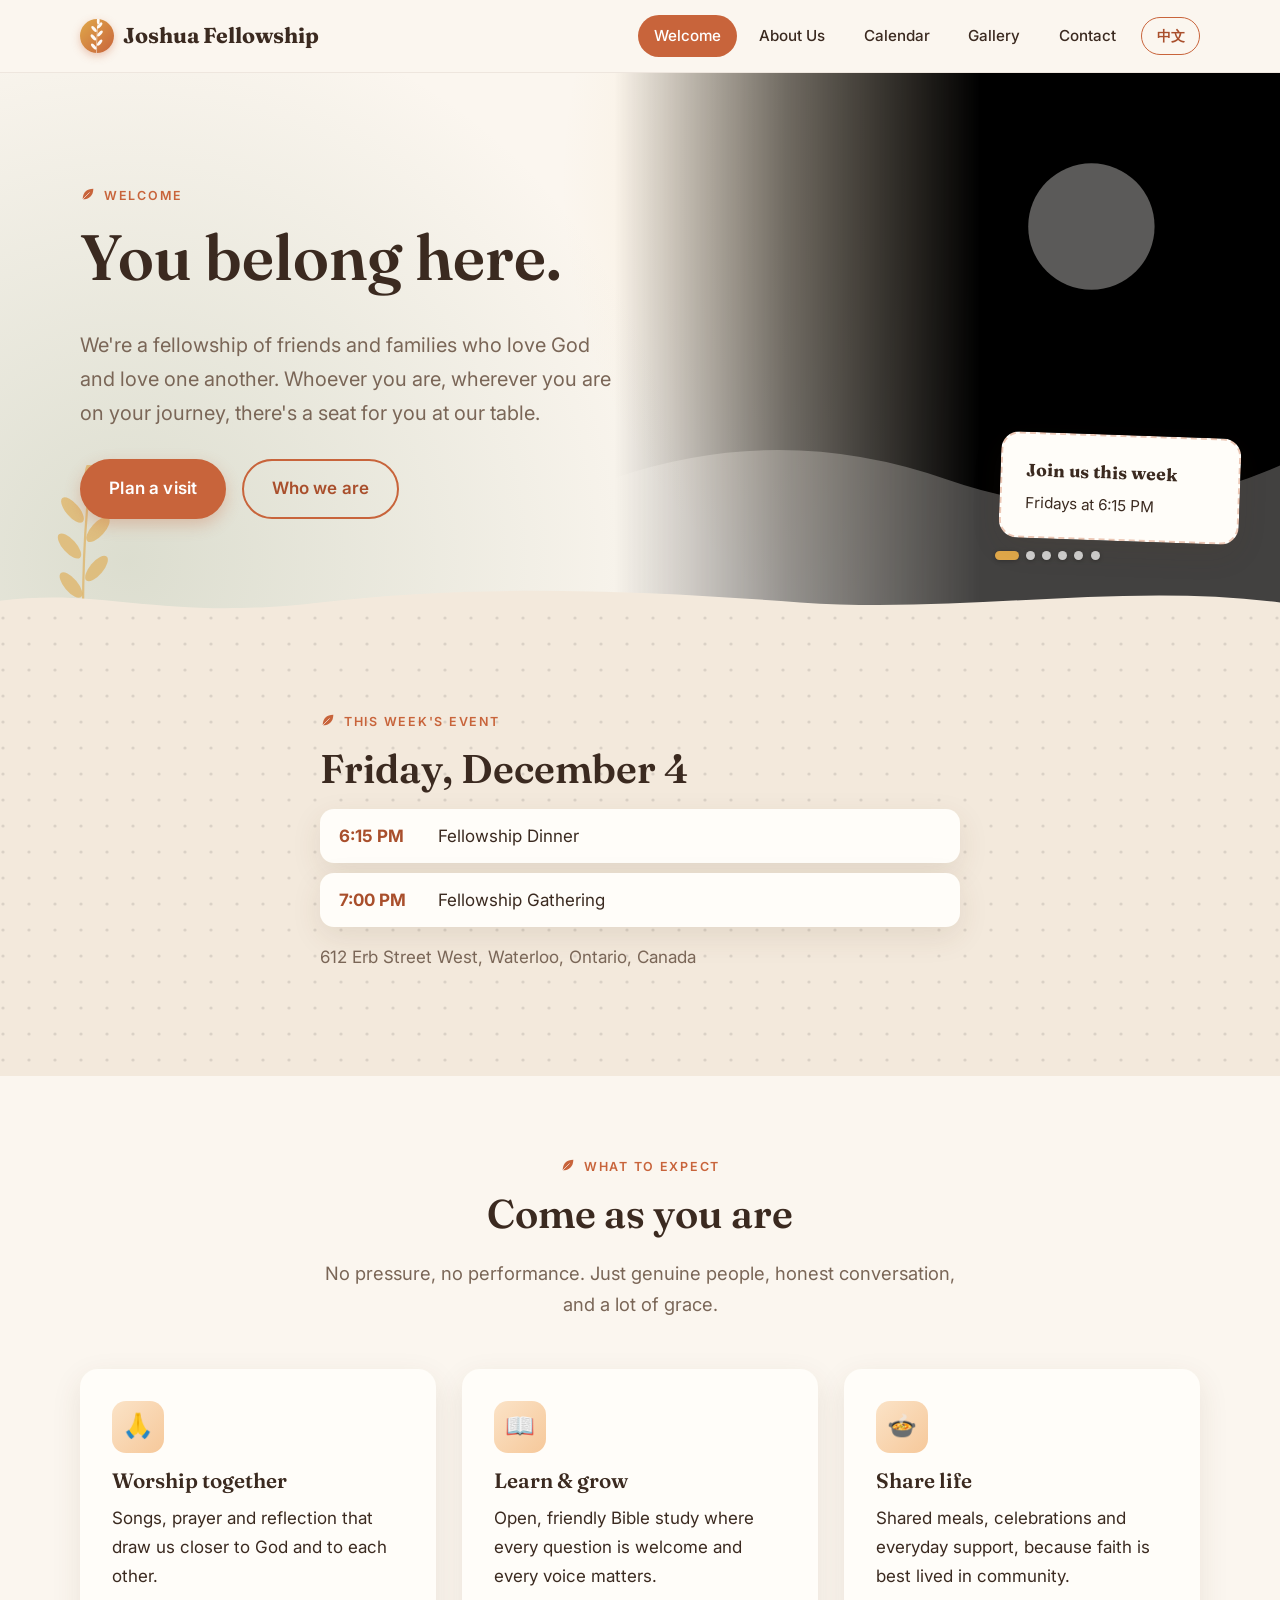
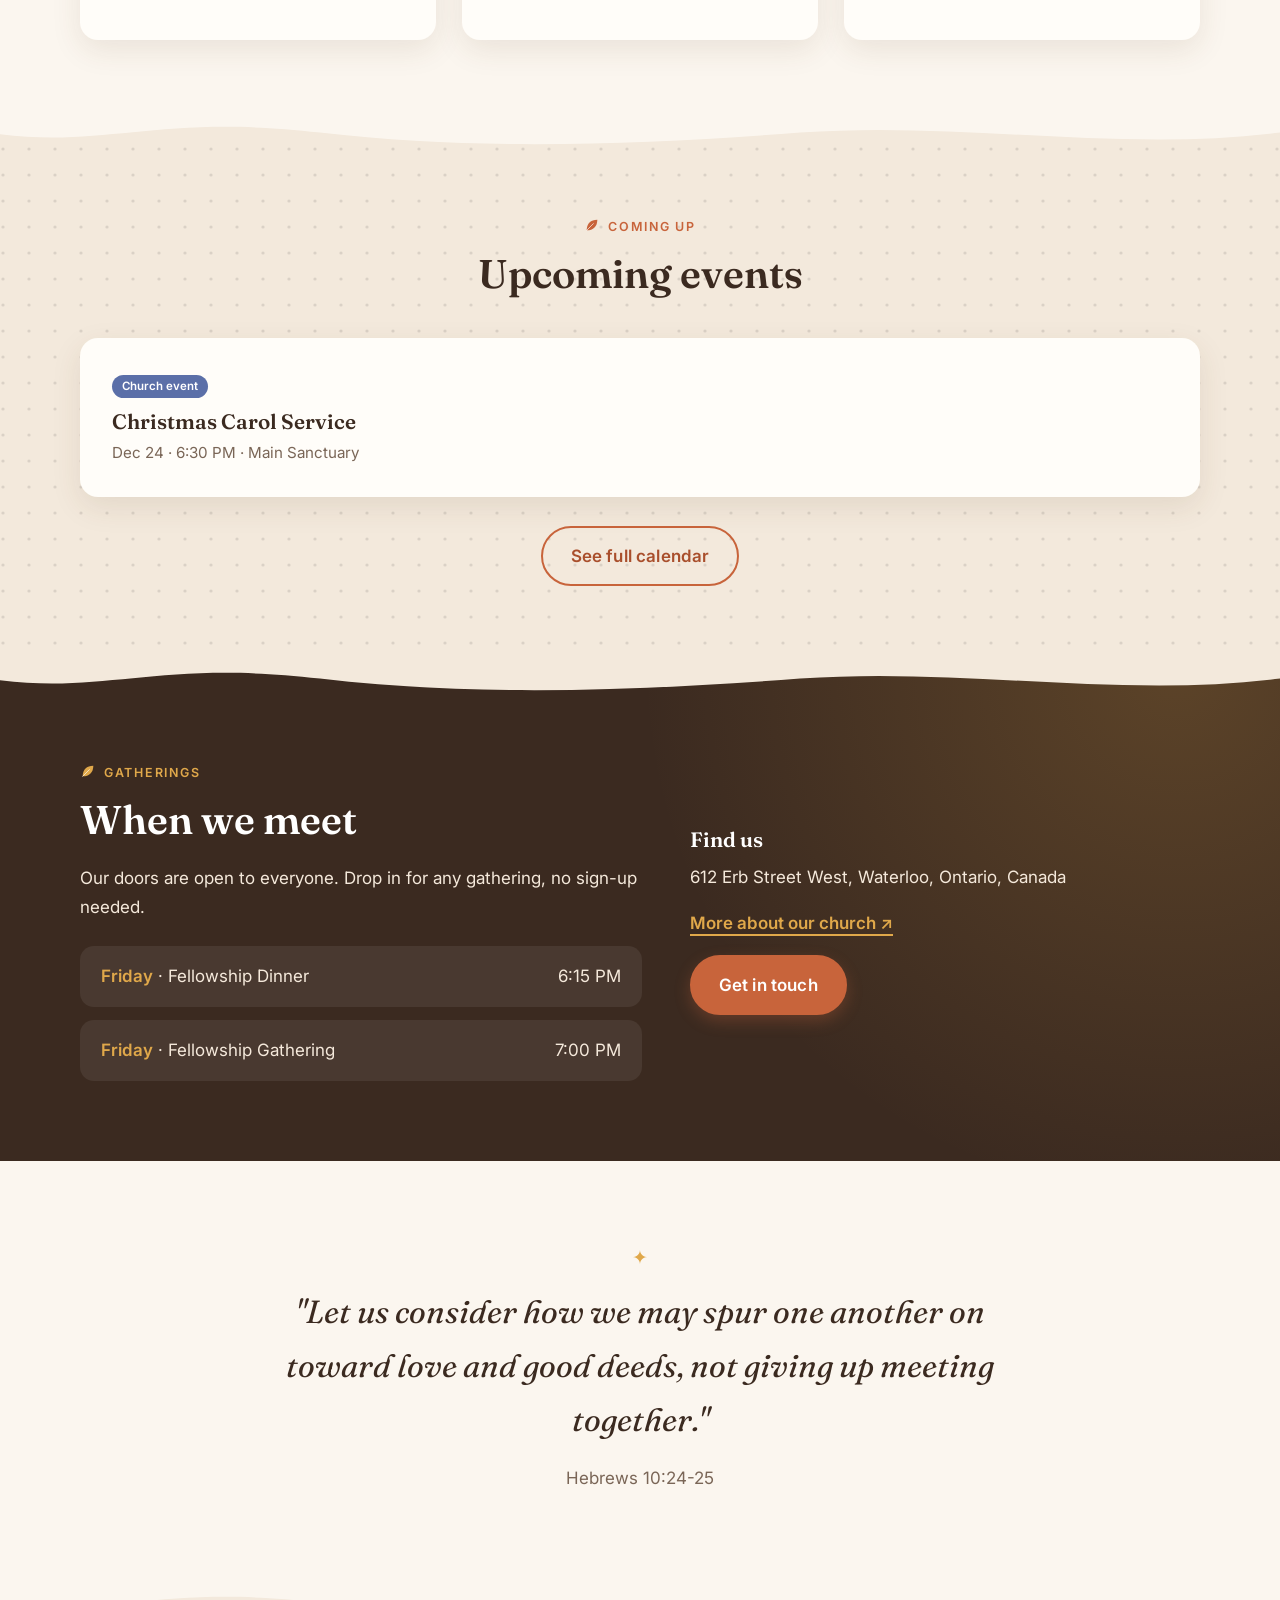
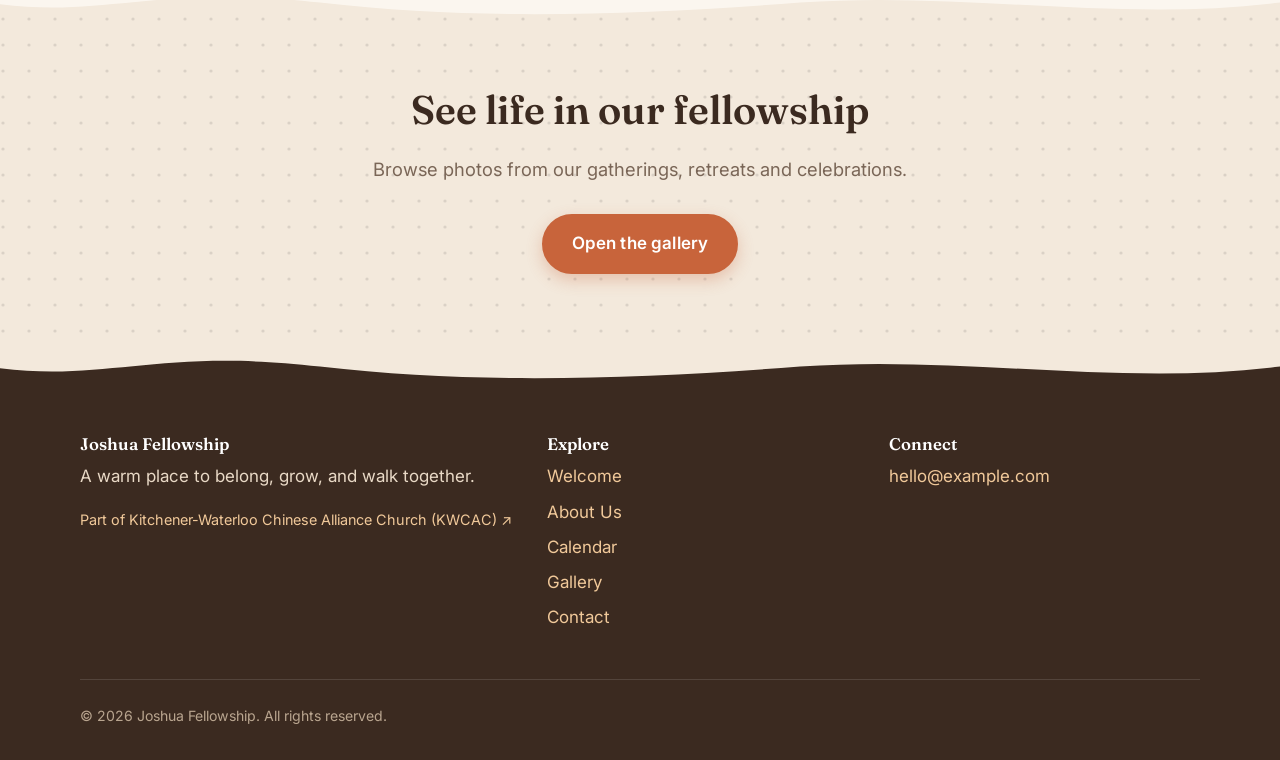
<file: index.html>
<!DOCTYPE html>
<html lang="en">
<head>
  <meta charset="UTF-8">
  <meta name="viewport" content="width=device-width, initial-scale=1">
  <title>Welcome | Joshua Fellowship</title>
  <meta name="description" content="Welcome to our fellowship - a warm community to belong, grow, and walk together.">
  <link rel="preconnect" href="https://fonts.googleapis.com">
  <link rel="preconnect" href="https://fonts.gstatic.com" crossorigin>
  <link href="https://fonts.googleapis.com/css2?family=Fraunces:ital,wght@0,600;0,700;1,500&family=Inter:wght@400;500;600&display=swap" rel="stylesheet">
  <link rel="stylesheet" href="css/styles.css">
</head>
<body data-page="home">
  <header id="site-header"></header>

  <main>
    <section class="hero">
      <div class="container">
        <div class="hero-text">
          <span class="eyebrow" data-edit="home.welcome">Welcome</span>
          <h1 data-edit="home.you-belong-here">You belong here.</h1>
          <p class="lead" data-edit="home.were-a-fellowship-of-friends-and">We're a fellowship of friends and families who love God and love one another. Whoever you are, wherever you are on your journey, there's a seat for you at our table.</p>
          <div class="btn-row">
            <a class="btn" href="contact.html">Plan a visit</a>
            <a class="btn ghost" href="about.html">Who we are</a>
          </div>
        </div>
      </div>
      <div class="hero-visual">
        <div class="hero-slides" id="hero-slides" role="img" aria-label="Fellowship photos"></div>
        <div class="hero-card">
          <strong data-edit="home.join-us-this-week">Join us this week</strong>
          <span data-next-meeting></span>
        </div>
      </div>
    </section>

    <section class="section alt" id="this-week">
      <div class="container">
        <div id="weekly-grid" class="weekly-grid">
          <a id="poster" class="poster" target="_blank" rel="noopener" hidden>
            <img alt="This week's poster">
          </a>
          <div class="weekly-info">
            <span class="eyebrow" data-edit="home.this-weeks-event">This week's event</span>
            <h2 id="weekly-date"></h2>
            <ul id="weekly-times" class="weekly-times"></ul>
            <p class="weekly-place" data-site="address"></p>
            <div id="order-card" class="order-card" hidden>
              <h3 data-edit="home.order-food">Order food</h3>
              <p data-edit="home.order-your-dinner-here">Order your dinner here.</p>
              <p class="free-note" data-edit="home.new-friend-your-first-order-is">New friend? Your first order is free!</p>
              <a id="order-btn" class="btn" target="_blank" rel="noopener">Order food &#8599;</a>
            </div>
            <div id="poster-admin" class="admin-tools" hidden></div>
          </div>
        </div>
      </div>
    </section>

    <section class="section">
      <div class="container">
        <div class="center reveal">
          <span class="eyebrow" data-edit="home.what-to-expect">What to expect</span>
          <h2 data-edit="home.come-as-you-are">Come as you are</h2>
          <p class="lead" data-edit="home.no-pressure-no-performance-just-genuine">No pressure, no performance. Just genuine people, honest conversation, and a lot of grace.</p>
        </div>
        <div class="grid cols-3" style="margin-top:3rem">
          <div class="card reveal">
            <div class="icon">🙏</div>
            <h3 data-edit="home.worship-together">Worship together</h3>
            <p data-edit="home.songs-prayer-and-reflection-that-draw">Songs, prayer and reflection that draw us closer to God and to each other.</p>
          </div>
          <div class="card reveal">
            <div class="icon">📖</div>
            <h3 data-edit="home.learn-grow">Learn & grow</h3>
            <p data-edit="home.open-friendly-bible-study-where-every">Open, friendly Bible study where every question is welcome and every voice matters.</p>
          </div>
          <div class="card reveal">
            <div class="icon">🍲</div>
            <h3 data-edit="home.share-life">Share life</h3>
            <p data-edit="home.shared-meals-celebrations-and-everyday-s">Shared meals, celebrations and everyday support, because faith is best lived in community.</p>
          </div>
        </div>
      </div>
    </section>

    <section class="section alt">
      <div class="container">
        <div class="center reveal">
          <span class="eyebrow" data-edit="home.coming-up">Coming up</span>
          <h2 data-edit="home.upcoming-events">Upcoming events</h2>
        </div>
        <div id="upcoming" class="grid cols-3" style="margin-top:2.5rem"></div>
        <div class="btn-row" style="justify-content:center">
          <a class="btn ghost" href="calendar.html">See full calendar</a>
        </div>
      </div>
    </section>

    <section class="section meet-band">
      <div class="container split">
        <div class="reveal">
          <span class="eyebrow" data-edit="home.gatherings">Gatherings</span>
          <h2 data-edit="home.when-we-meet">When we meet</h2>
          <p data-edit="home.our-doors-are-open-to-everyone">Our doors are open to everyone. Drop in for any gathering, no sign-up needed.</p>
          <ul class="meet-list" data-meetings></ul>
        </div>
        <div class="reveal">
          <h3 style="color:#fff" data-edit="home.find-us">Find us</h3>
          <p data-site="address"></p>
          <p><a class="ext-link" href="https://www.kwcac.ca/" target="_blank" rel="noopener">More about our church &#8599;</a></p>
          <a class="btn" href="contact.html">Get in touch</a>
        </div>
      </div>
    </section>

    <section class="section">
      <div class="container center reveal">
        <p class="quote" data-edit="home.let-us-consider-how-we-may">"Let us consider how we may spur one another on toward love and good deeds, not giving up meeting together."</p>
        <p class="quote-ref" data-edit="home.hebrews-102425">Hebrews 10:24-25</p>
      </div>
    </section>

    <section class="section alt">
      <div class="container center reveal">
        <h2 data-edit="home.see-life-in-our-fellowship">See life in our fellowship</h2>
        <p class="lead" data-edit="home.browse-photos-from-our-gatherings-retrea">Browse photos from our gatherings, retreats and celebrations.</p>
        <div class="btn-row" style="justify-content:center">
          <a class="btn" href="gallery.html">Open the gallery</a>
        </div>
      </div>
    </section>
  </main>

  <footer id="site-footer"></footer>
  <script src="data/site.js"></script>
  <script src="data/zh.js"></script>
  <script src="js/i18n.js"></script>
  <script src="data/events.js"></script>
  <script src="data/gallery.js"></script>
  <script src="js/main.js"></script>
  <script src="js/fit.js"></script>
  <script type="module" src="js/content.js"></script>
  <script type="module" src="js/home.js"></script>
  <script type="module" src="js/hero.js"></script>
  <script type="module" src="js/weekly.js"></script>
</body>
</html>
</file>
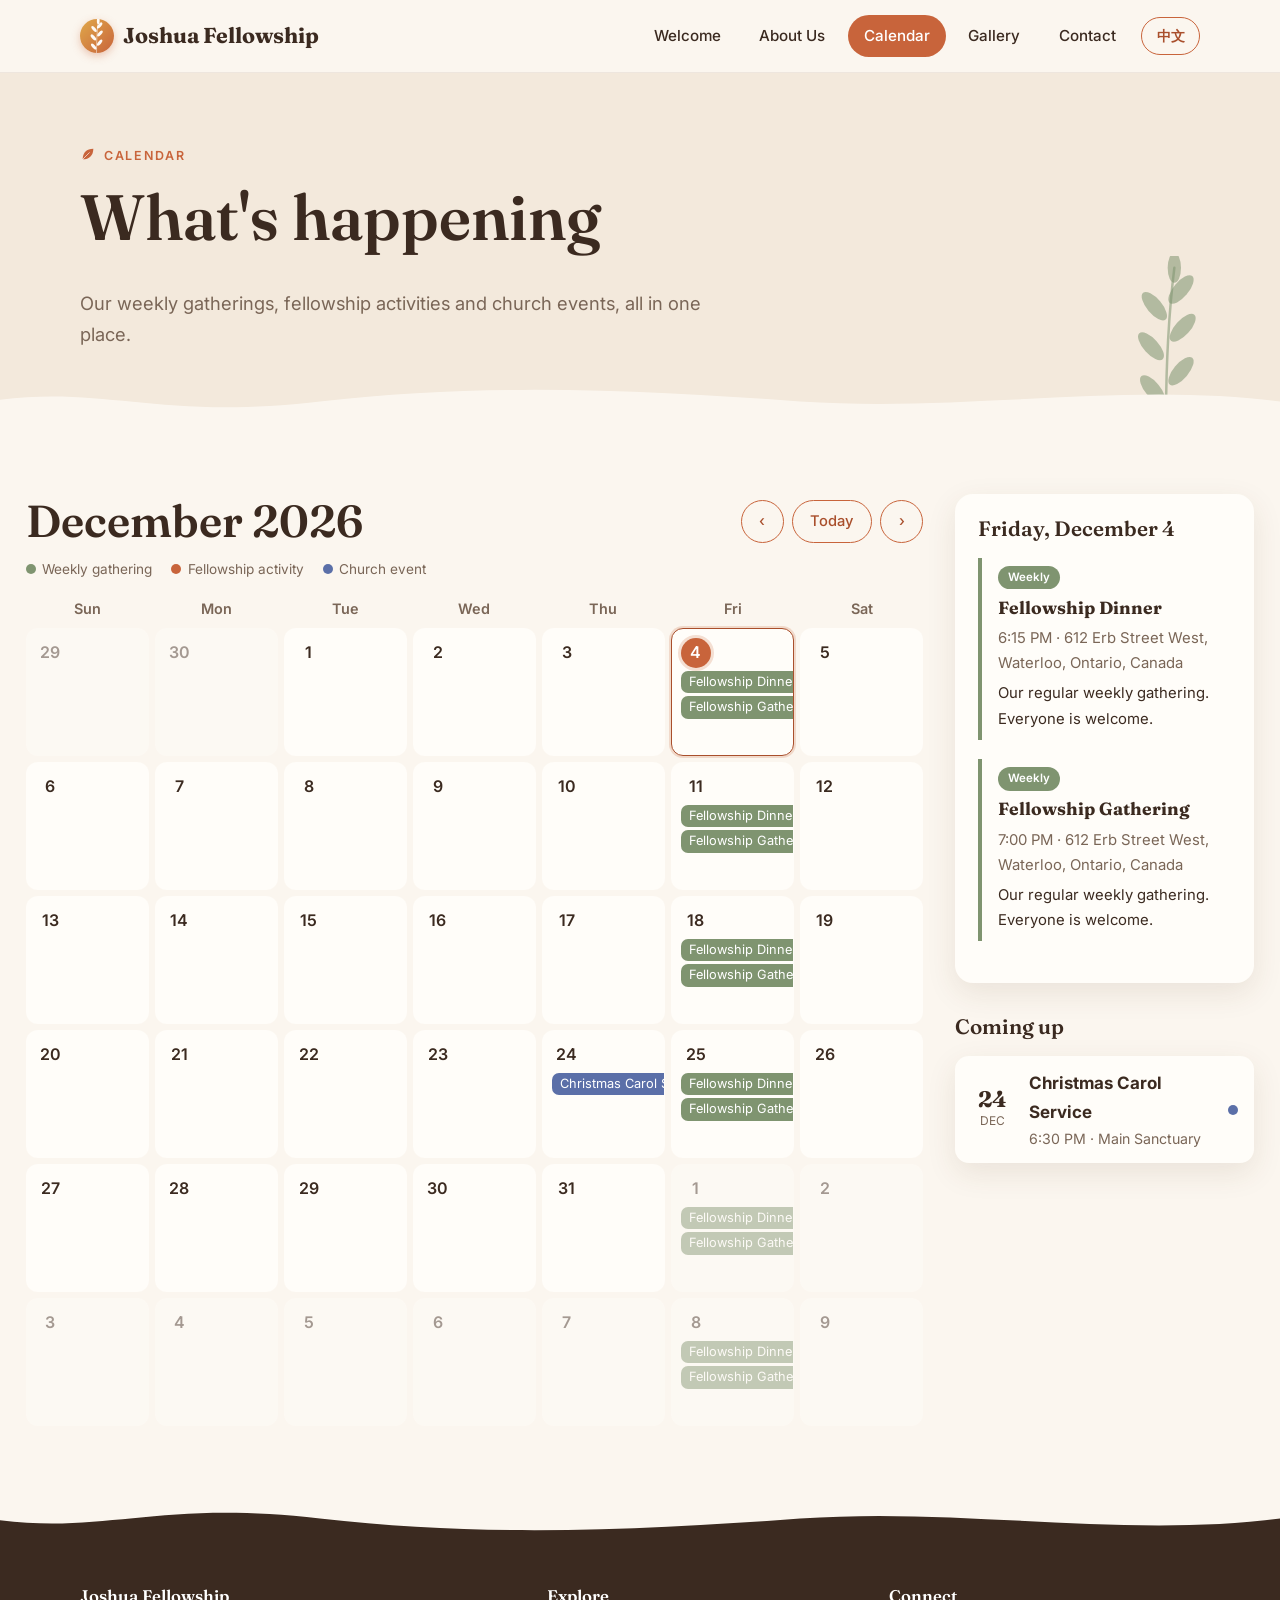
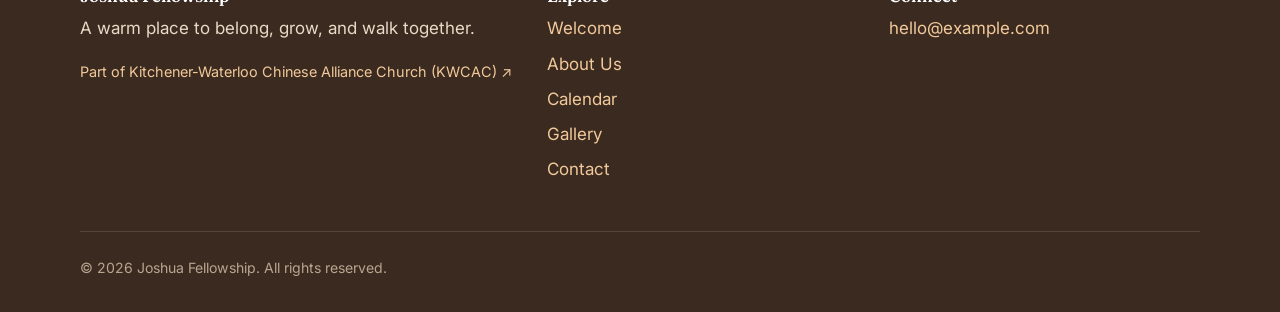
<file: calendar.html>
<!DOCTYPE html>
<html lang="en">
<head>
  <meta charset="UTF-8">
  <meta name="viewport" content="width=device-width, initial-scale=1">
  <title>Calendar | Joshua Fellowship</title>
  <meta name="description" content="Our fellowship activities and church events.">
  <link rel="preconnect" href="https://fonts.googleapis.com">
  <link rel="preconnect" href="https://fonts.gstatic.com" crossorigin>
  <link href="https://fonts.googleapis.com/css2?family=Fraunces:ital,wght@0,600;0,700;1,500&family=Inter:wght@400;500;600&display=swap" rel="stylesheet">
  <link rel="stylesheet" href="css/styles.css">
</head>
<body data-page="calendar">
  <header id="site-header"></header>

  <main>
    <section class="page-hero">
      <div class="container">
        <span class="eyebrow" data-edit="calendar.calendar">Calendar</span>
        <h1 data-edit="calendar.whats-happening">What's happening</h1>
        <p class="lead" data-edit="calendar.our-weekly-gatherings-fellowship-activit">Our weekly gatherings, fellowship activities and church events, all in one place.</p>
      </div>
    </section>

    <section class="section">
      <div class="container cal-layout">
        <div>
          <div class="cal-head">
            <h2 id="cal-title"></h2>
            <div class="cal-nav">
              <button id="cal-prev" class="chip" aria-label="Previous month">&#8249;</button>
              <button id="cal-today" class="chip">Today</button>
              <button id="cal-next" class="chip" aria-label="Next month">&#8250;</button>
            </div>
          </div>
          <div class="legend">
            <span><i class="dot weekly"></i>Weekly gathering</span>
            <span><i class="dot fellowship"></i>Fellowship activity</span>
            <span><i class="dot church"></i>Church event</span>
          </div>
          <div class="cal-weekdays" aria-hidden="true">
            <span>Sun</span><span>Mon</span><span>Tue</span><span>Wed</span><span>Thu</span><span>Fri</span><span>Sat</span>
          </div>
          <div id="cal-grid" class="cal-grid"></div>
        </div>

        <aside>
          <div id="day-panel" class="card day-panel"></div>
          <h3 style="margin-top:2rem" data-edit="calendar.coming-up">Coming up</h3>
          <div id="upcoming-list" class="upcoming"></div>
        </aside>
      </div>
    </section>
  </main>

  <footer id="site-footer"></footer>
  <script src="data/site.js"></script>
  <script src="data/zh.js"></script>
  <script src="js/i18n.js"></script>
  <script src="data/events.js"></script>
  <script src="js/main.js"></script>
  <script src="js/fit.js"></script>
  <script type="module" src="js/content.js"></script>
  <script type="module" src="js/calendar.js"></script>
</body>
</html>
</file>
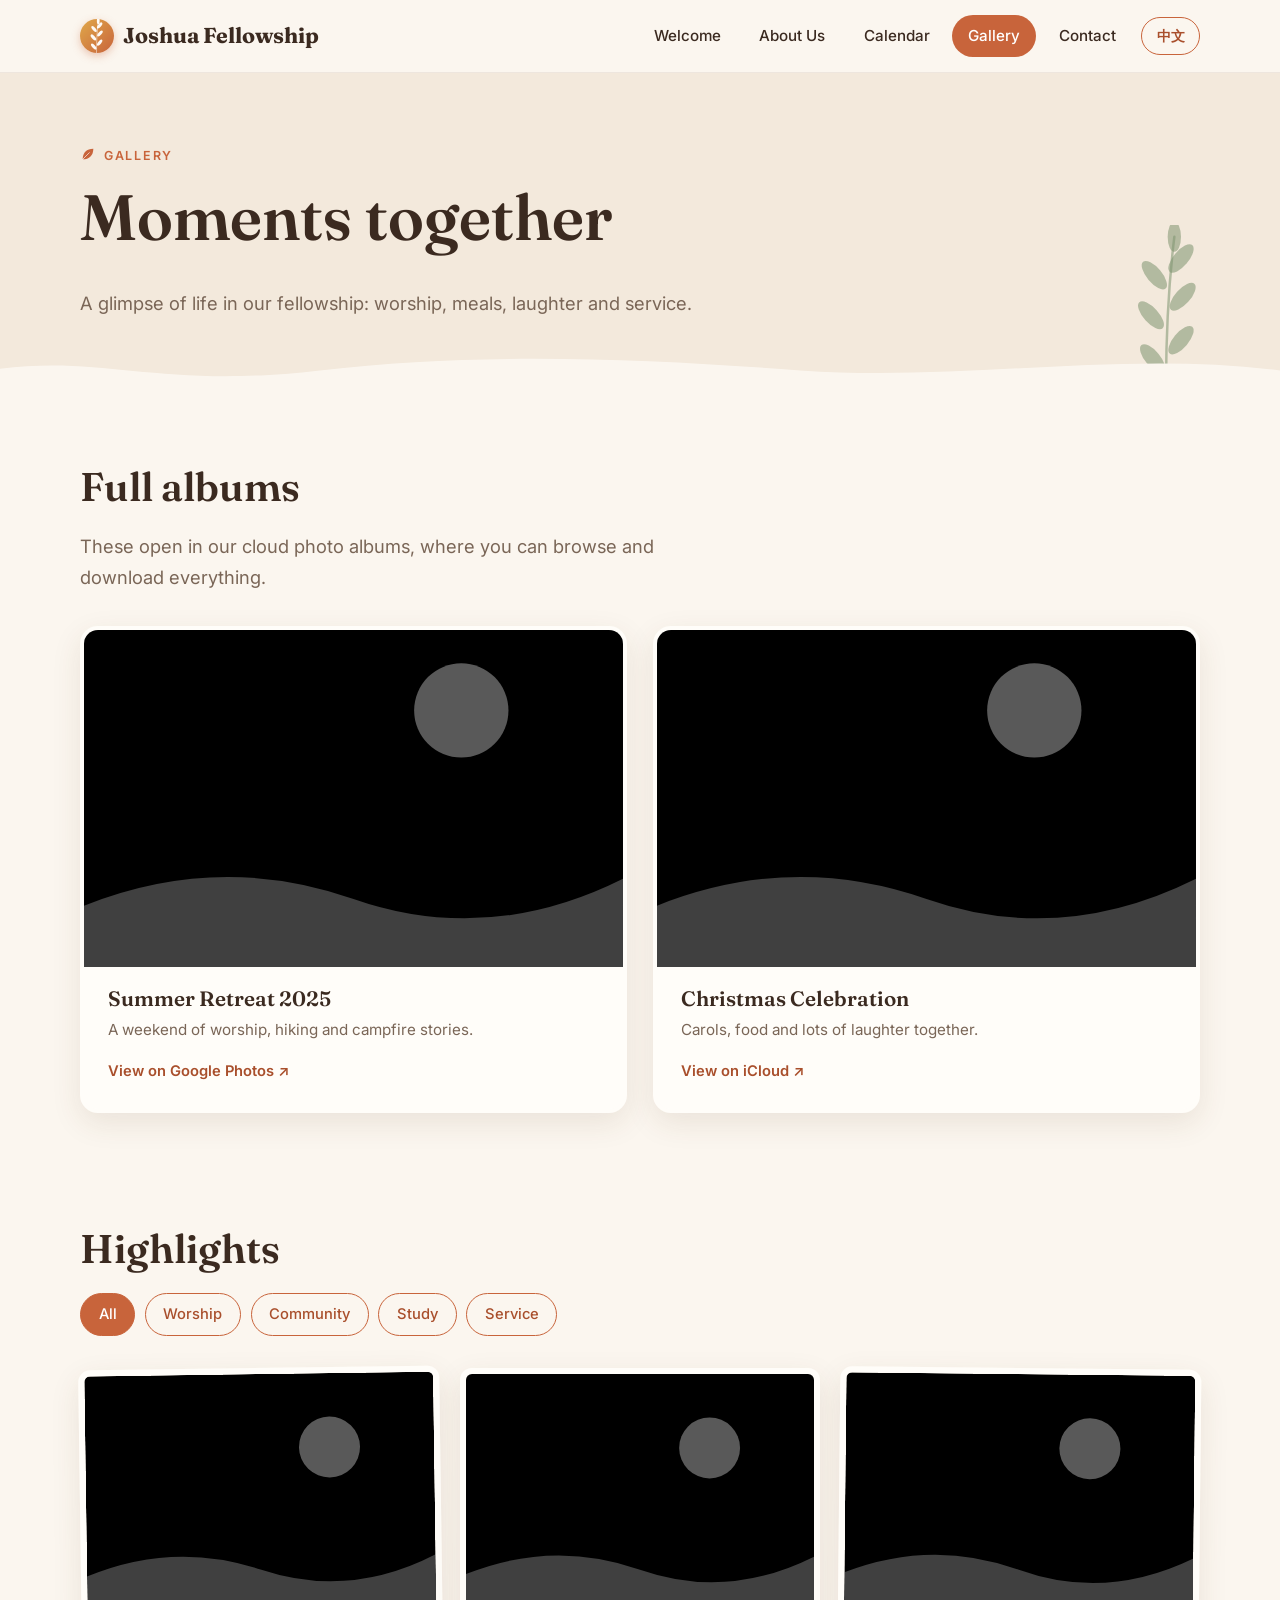
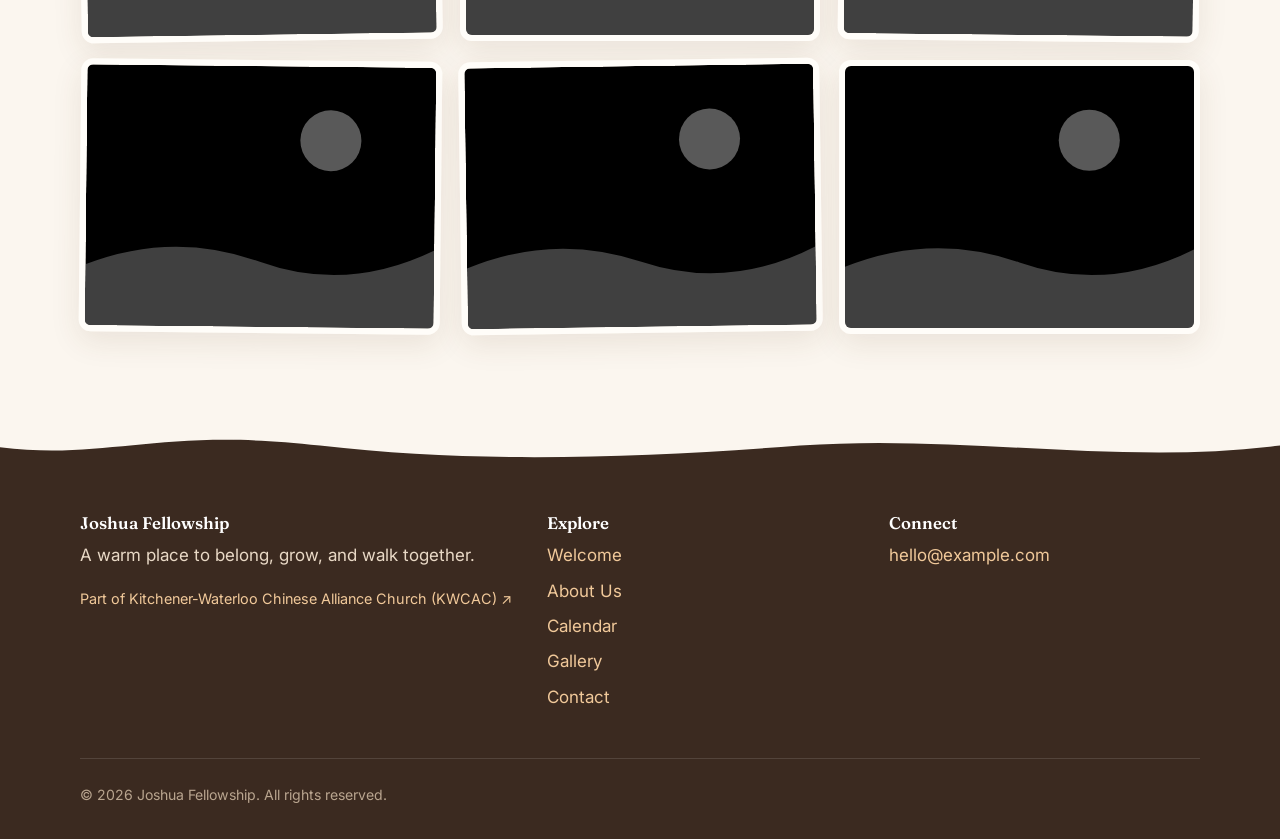
<file: gallery.html>
<!DOCTYPE html>
<html lang="en">
<head>
  <meta charset="UTF-8">
  <meta name="viewport" content="width=device-width, initial-scale=1">
  <title>Gallery | Joshua Fellowship</title>
  <meta name="description" content="Photos from our fellowship gatherings, retreats and celebrations.">
  <link rel="preconnect" href="https://fonts.googleapis.com">
  <link rel="preconnect" href="https://fonts.gstatic.com" crossorigin>
  <link href="https://fonts.googleapis.com/css2?family=Fraunces:ital,wght@0,600;0,700;1,500&family=Inter:wght@400;500;600&display=swap" rel="stylesheet">
  <link rel="stylesheet" href="css/styles.css">
</head>
<body data-page="gallery">
  <header id="site-header"></header>

  <main>
    <section class="page-hero">
      <div class="container">
        <span class="eyebrow" data-edit="gallery.gallery">Gallery</span>
        <h1 data-edit="gallery.moments-together">Moments together</h1>
        <p class="lead" data-edit="gallery.a-glimpse-of-life-in-our">A glimpse of life in our fellowship: worship, meals, laughter and service.</p>
      </div>
    </section>

    <div id="admin-tools" class="container admin-tools" hidden></div>

    <section id="albums-section" class="section" style="padding-bottom:1rem">
      <div class="container">
        <h2 data-edit="gallery.full-albums">Full albums</h2>
        <p class="lead" style="margin-bottom:2rem" data-edit="gallery.these-open-in-our-cloud-photo">These open in our cloud photo albums, where you can browse and download everything.</p>
        <div id="albums" class="albums"></div>
      </div>
    </section>

    <section class="section">
      <div class="container">
        <h2 data-edit="gallery.highlights">Highlights</h2>
        <div id="filters" class="filters"></div>
        <div id="photos" class="photos"></div>
      </div>
    </section>
  </main>

  <div id="lightbox" class="lightbox" role="dialog" aria-modal="true" aria-label="Photo viewer">
    <button class="lb-btn lb-close" aria-label="Close">&times;</button>
    <button class="lb-btn lb-prev" aria-label="Previous photo">&#8249;</button>
    <img alt="">
    <p></p>
    <button class="lb-btn lb-next" aria-label="Next photo">&#8250;</button>
  </div>

  <footer id="site-footer"></footer>
  <script src="data/site.js"></script>
  <script src="data/zh.js"></script>
  <script src="js/i18n.js"></script>
  <script src="data/gallery.js"></script>
  <script src="js/main.js"></script>
  <script src="js/fit.js"></script>
  <script type="module" src="js/content.js"></script>
  <script type="module" src="js/gallery.js"></script>
</body>
</html>
</file>
<file: css/styles.css>
:root {
  --cream: #fbf6ef;
  --sand: #f3e9dc;
  --ink: #3b2a20;
  --muted: #7a6657;
  --terracotta: #c8643b;
  --terracotta-dark: #a94f2c;
  --sage: #7f9470;
  --gold: #e0a84a;
  --white: #fffdf9;
  --radius: 18px;
  --shadow: 0 10px 30px rgba(92, 56, 30, 0.10);
  --serif: "Fraunces", Georgia, "Times New Roman", serif;
  --sans: "Inter", system-ui, -apple-system, "Segoe UI", Roboto, sans-serif;
}

*, *::before, *::after { box-sizing: border-box; }
html { scroll-behavior: smooth; }
body {
  margin: 0;
  font-family: var(--sans);
  color: var(--ink);
  background: var(--cream);
  line-height: 1.7;
  font-size: 17px;
  -webkit-font-smoothing: antialiased;
}
img { max-width: 100%; display: block; }
a { color: var(--terracotta-dark); }
h1, h2, h3 { font-family: var(--serif); line-height: 1.2; margin: 0 0 .5em; font-weight: 600; }
h1 { font-size: clamp(2.4rem, 6vw, 4rem); }
h2 { font-size: clamp(1.8rem, 4vw, 2.5rem); }
h3 { font-size: 1.3rem; }
p { margin: 0 0 1em; }

.container { width: min(1120px, 92%); margin-inline: auto; }
.section { padding: 5rem 0; }
.section.alt { background: var(--sand); }
.eyebrow {
  text-transform: uppercase; letter-spacing: .14em; font-size: .78rem;
  font-weight: 600; color: var(--terracotta); margin-bottom: .8rem; display: block;
}
.lead { font-size: 1.15rem; color: var(--muted); max-width: 640px; }
.center { text-align: center; }
.center .lead { margin-inline: auto; }

/* Header */
.site-header {
  position: sticky; top: 0; z-index: 50;
  background: rgba(251, 246, 239, .92); backdrop-filter: blur(10px);
  border-bottom: 1px solid rgba(92, 56, 30, .08);
}
.nav { display: flex; align-items: center; justify-content: space-between; height: 72px; }
.brand {
  font-family: var(--serif); font-size: 1.35rem; font-weight: 700;
  color: var(--ink); text-decoration: none; display: flex; align-items: center; gap: .55rem;
}
.brand-mark {
  width: 34px; height: 34px; border-radius: 50%;
  background: linear-gradient(135deg, var(--gold), var(--terracotta));
  display: inline-block;
}
.nav-links { display: flex; gap: .4rem; list-style: none; margin: 0; padding: 0; }
.nav-links a {
  display: block; padding: .5rem 1rem; border-radius: 999px;
  text-decoration: none; color: var(--ink); font-weight: 500; font-size: .95rem;
  transition: background .2s, color .2s;
}
.nav-links a:hover { background: var(--sand); }
.nav-links a[aria-current="page"] { background: var(--terracotta); color: #fff; }
.menu-btn {
  display: none; background: none; border: 0; padding: .5rem; cursor: pointer; color: var(--ink);
}
.menu-btn svg { width: 28px; height: 28px; }

/* Buttons */
.btn {
  display: inline-block; padding: .85rem 1.7rem; border-radius: 999px;
  background: var(--terracotta); color: #fff; text-decoration: none; font-weight: 600;
  border: 2px solid var(--terracotta); cursor: pointer; font: inherit; font-weight: 600;
  transition: transform .2s, background .2s, box-shadow .2s;
  box-shadow: 0 6px 16px rgba(200, 100, 59, .3);
}
.btn:hover { background: var(--terracotta-dark); border-color: var(--terracotta-dark); transform: translateY(-2px); }
.btn.ghost { background: transparent; color: var(--terracotta-dark); box-shadow: none; }
.btn.ghost:hover { background: var(--terracotta); color: #fff; }
.btn-row { display: flex; gap: 1rem; flex-wrap: wrap; margin-top: 1.8rem; }

/* Hero */
.hero {
  position: relative; overflow: hidden;
  padding: 7rem 0 6rem;
  background:
    radial-gradient(circle at 85% 20%, rgba(224, 168, 74, .35), transparent 45%),
    radial-gradient(circle at 10% 90%, rgba(127, 148, 112, .25), transparent 45%),
    var(--cream);
}
.hero h1 { max-width: none; }
.hero .lead { font-size: 1.25rem; }
.hero-card {
  position: absolute; right: 6%; bottom: 2.5rem; width: 260px;
  background: var(--white); border-radius: var(--radius); padding: 1.3rem 1.5rem;
  box-shadow: var(--shadow); font-size: .95rem;
}
.hero-card strong { font-family: var(--serif); display: block; margin-bottom: .3rem; font-size: 1.1rem; }

/* Page header */
.page-hero { padding: 4.5rem 0 3rem; background: var(--sand); }
.page-hero p { margin: 0; }

/* Cards */
.grid { display: grid; gap: 1.6rem; }
.grid.cols-3 { grid-template-columns: repeat(auto-fit, minmax(260px, 1fr)); }
.grid.cols-2 { grid-template-columns: repeat(auto-fit, minmax(320px, 1fr)); }
.card {
  background: var(--white); border-radius: var(--radius); padding: 2rem;
  box-shadow: var(--shadow); transition: transform .25s;
}
.card:hover { transform: translateY(-4px); }
.icon {
  width: 52px; height: 52px; border-radius: 14px; display: grid; place-items: center;
  font-size: 1.5rem; margin-bottom: 1rem;
  background: linear-gradient(135deg, #fbe3c7, #f6c89a);
}

/* Meeting band */
.meet-band { background: var(--ink); color: #f5e9db; }
.meet-band h2 { color: #fff; }
.meet-band .eyebrow { color: var(--gold); }
.meet-list { list-style: none; padding: 0; margin: 1.5rem 0 0; display: grid; gap: .8rem; }
.meet-list li {
  display: flex; justify-content: space-between; gap: 1rem; flex-wrap: wrap;
  background: rgba(255, 255, 255, .07); border-radius: 14px; padding: 1rem 1.3rem;
}
.meet-list b { color: var(--gold); font-weight: 600; }

/* Quote */
.quote { font-family: var(--serif); font-size: clamp(1.4rem, 3vw, 2rem); font-style: italic; max-width: 760px; margin: 0 auto 1rem; }
.quote-ref { color: var(--muted); }

/* Split */
.split { display: grid; grid-template-columns: 1.1fr 1fr; gap: 3rem; align-items: center; }
.art {
  aspect-ratio: 4/3; border-radius: var(--radius); box-shadow: var(--shadow);
  background: linear-gradient(135deg, var(--gold), var(--terracotta));
  position: relative; overflow: hidden;
}
.art::after {
  content: ""; position: absolute; inset: auto -10% -30% -10%; height: 70%;
  background: rgba(255, 255, 255, .25); border-radius: 50% 50% 0 0;
}

/* People */
.person { text-align: center; }
.avatar {
  width: 96px; height: 96px; border-radius: 50%; margin: 0 auto 1rem;
  background: linear-gradient(135deg, var(--sage), #a9b995);
  color: #fff; display: grid; place-items: center; font-family: var(--serif); font-size: 2rem;
}
.person span { color: var(--muted); font-size: .92rem; }

/* Gallery */
.filters { display: flex; gap: .6rem; flex-wrap: wrap; margin-bottom: 2rem; }
.chip {
  padding: .5rem 1.1rem; border-radius: 999px; border: 1.5px solid var(--terracotta);
  background: transparent; color: var(--terracotta-dark); cursor: pointer; font: inherit; font-size: .92rem; font-weight: 500;
}
.chip.active, .chip:hover { background: var(--terracotta); color: #fff; }
.albums { display: grid; grid-template-columns: repeat(auto-fit, minmax(300px, 1fr)); gap: 1.6rem; margin-bottom: 1rem; }
.album {
  display: block; text-decoration: none; color: inherit; background: var(--white);
  border-radius: var(--radius); overflow: hidden; box-shadow: var(--shadow); transition: transform .25s;
}
.album:hover { transform: translateY(-4px); }
.album img { width: 100%; aspect-ratio: 16/10; object-fit: cover; }
.album-body { padding: 1.3rem 1.5rem 1.5rem; }
.album-body h3 { margin-bottom: .3rem; }
.album-body p { color: var(--muted); font-size: .95rem; margin-bottom: .8rem; }
.album-link { color: var(--terracotta-dark); font-weight: 600; font-size: .92rem; }
.photos { columns: 3 260px; column-gap: 1.2rem; }
.photo {
  display: block; width: 100%; margin: 0 0 1.2rem; padding: 0; border: 0; cursor: zoom-in;
  background: none; break-inside: avoid; border-radius: 14px; overflow: hidden; position: relative;
  box-shadow: var(--shadow);
}
.photo img { width: 100%; transition: transform .4s; }
.photo:hover img { transform: scale(1.04); }
.photo span {
  position: absolute; left: 0; right: 0; bottom: 0; padding: 1.5rem 1rem .8rem; color: #fff; text-align: left; font-size: .9rem;
  background: linear-gradient(transparent, rgba(0, 0, 0, .55)); opacity: 0; transition: opacity .25s;
}
.photo:hover span, .photo:focus-visible span { opacity: 1; }
.empty { color: var(--muted); }

.lightbox {
  position: fixed; inset: 0; background: rgba(30, 18, 10, .92); z-index: 100;
  display: none; align-items: center; justify-content: center; padding: 2rem; flex-direction: column;
}
.lightbox.open { display: flex; }
.lightbox img { max-height: 78vh; max-width: 92vw; border-radius: 10px; }
.lightbox p { color: #f5e9db; margin: 1rem 0 0; text-align: center; }
.lb-btn {
  position: absolute; background: rgba(255, 255, 255, .15); color: #fff; border: 0;
  width: 46px; height: 46px; border-radius: 50%; font-size: 1.5rem; cursor: pointer;
}
.lb-btn:hover { background: rgba(255, 255, 255, .3); }
.lb-close { top: 1.2rem; right: 1.2rem; }
.lb-prev { left: 1.2rem; top: 50%; }
.lb-next { right: 1.2rem; top: 50%; }

/* Contact */
.contact-grid { display: grid; grid-template-columns: 1fr 1.2fr; gap: 3rem; align-items: start; }
.info-item { display: flex; gap: 1rem; margin-bottom: 1.4rem; }
.info-item .icon { margin: 0; flex-shrink: 0; width: 46px; height: 46px; font-size: 1.2rem; }
.info-item b { display: block; }
form.card { padding: 2.2rem; }
label { display: block; font-weight: 600; font-size: .92rem; margin-bottom: .35rem; }
input, textarea {
  width: 100%; font: inherit; padding: .8rem 1rem; border-radius: 12px;
  border: 1.5px solid #e4d6c4; background: var(--cream); color: var(--ink); margin-bottom: 1.1rem;
}
input:focus, textarea:focus { outline: none; border-color: var(--terracotta); box-shadow: 0 0 0 3px rgba(200, 100, 59, .18); }
textarea { min-height: 150px; resize: vertical; }
.form-status { margin-top: 1rem; font-weight: 500; }
.form-status.ok { color: #4f7a3a; }
.form-status.err { color: #b3382b; }
.hp { position: absolute; left: -9999px; }

/* Footer */
.site-footer { background: var(--ink); color: #e9d9c6; padding: 3.5rem 0 2rem; }
.footer-grid { display: grid; grid-template-columns: 1.4fr 1fr 1fr; gap: 2rem; }
.site-footer h3 { color: #fff; font-size: 1.05rem; }
.site-footer a { color: #f1c99a; text-decoration: none; }
.site-footer a:hover { text-decoration: underline; }
.site-footer ul { list-style: none; padding: 0; margin: 0; }
.site-footer li { margin-bottom: .4rem; }
.copy { border-top: 1px solid rgba(255, 255, 255, .12); margin-top: 2.5rem; padding-top: 1.5rem; font-size: .88rem; color: #b9a58f; }

/* Fade-in */
.reveal { opacity: 0; transform: translateY(18px); transition: opacity .7s, transform .7s; }
.reveal.in { opacity: 1; transform: none; }

:focus-visible { outline: 3px solid var(--gold); outline-offset: 2px; }

@media (max-width: 860px) {
  .menu-btn { display: block; }
  .nav-links {
    position: absolute; top: 72px; left: 0; right: 0; flex-direction: column; gap: 0;
    background: var(--cream); padding: .8rem 4%; border-bottom: 1px solid rgba(92, 56, 30, .1);
    display: none; box-shadow: var(--shadow);
  }
  .nav-links.open { display: flex; }
  .split, .contact-grid, .footer-grid { grid-template-columns: 1fr; }
  .hero-card { position: static; margin-top: 2.5rem; width: auto; max-width: 340px; }
  .section { padding: 3.5rem 0; }
  .hero { padding: 4.5rem 0 3.5rem; }
}

@media (prefers-reduced-motion: reduce) {
  * { transition: none !important; scroll-behavior: auto !important; }
  .reveal { opacity: 1; transform: none; }
}

/* Meeting list on light backgrounds */
.contact-grid .meet-list li { background: var(--sand); }
.contact-grid .meet-list b { color: var(--terracotta-dark); }

/* ---------- Calendar ---------- */
.cal-layout { display: grid; grid-template-columns: minmax(0, 3fr) minmax(260px, 1fr); gap: 2rem; align-items: start; width: min(1360px, 96%); }
.cal-layout > aside { position: sticky; top: 92px; }
.cal-layout > aside .card { padding: 1.4rem; }
.cal-head { display: flex; justify-content: space-between; align-items: center; gap: 1rem; flex-wrap: wrap; margin-bottom: .6rem; }
.cal-head h2 { margin: 0; font-size: clamp(2rem, 4vw, 2.8rem); }
.cal-nav { display: flex; gap: .5rem; }
.legend { display: flex; gap: 1.2rem; flex-wrap: wrap; font-size: .85rem; color: var(--muted); margin-bottom: 1rem; }
.legend span { display: inline-flex; align-items: center; gap: .4rem; }
.dot { width: 10px; height: 10px; border-radius: 50%; display: inline-block; flex-shrink: 0; }
.dot.weekly { background: var(--sage); }
.dot.fellowship { background: var(--terracotta); }
.dot.church { background: #5b6fa8; }
.dot.other { background: var(--gold); }
.cal-weekdays, .cal-grid { display: grid; grid-template-columns: repeat(7, 1fr); gap: 6px; }
.cal-weekdays span { text-align: center; font-size: .9rem; font-weight: 600; color: var(--muted); padding-bottom: .4rem; }
.day {
  min-height: 128px; padding: .55rem; border-radius: 12px; border: 1.5px solid transparent;
  background: var(--white); text-align: left; cursor: pointer; font: inherit; color: var(--ink);
  display: flex; flex-direction: column; gap: 3px; overflow: hidden; transition: border-color .15s, transform .15s;
}
.day:hover { border-color: var(--terracotta); transform: translateY(-2px); }
.day.dim { opacity: .45; }
.day.today .num { background: var(--terracotta); color: #fff; }
.day.selected { border-color: var(--terracotta-dark); box-shadow: 0 0 0 2px rgba(200, 100, 59, .2); }
.day .num { font-size: 1rem; font-weight: 600; width: 30px; height: 30px; border-radius: 50%; display: grid; place-items: center; }
.ev { font-size: .8rem; line-height: 1.3; padding: 3px 8px; border-radius: 7px; color: #fff; white-space: nowrap; overflow: hidden; text-overflow: ellipsis; }
.ev.weekly { background: var(--sage); }
.ev.fellowship { background: var(--terracotta); }
.ev.church { background: #5b6fa8; }
.ev.other { background: var(--gold); color: var(--ink); }
.more { font-size: .78rem; color: var(--muted); }
.day-panel h3 { margin-bottom: 1rem; }
.ev-card { border-left: 4px solid var(--sage); padding: .2rem 0 .2rem 1rem; margin-bottom: 1.2rem; }
.ev-card.fellowship { border-color: var(--terracotta); }
.ev-card.church { border-color: #5b6fa8; }
.ev-card.other { border-color: var(--gold); }
.ev-card h4 { margin: .2rem 0; font-family: var(--serif); font-size: 1.1rem; }
.ev-card p { margin: 0 0 .3rem; font-size: .93rem; }
.ev-meta { color: var(--muted); }
.tag { display: inline-block; font-size: .72rem; font-weight: 600; padding: 2px 10px; border-radius: 999px; color: #fff; background: var(--sage); }
.tag.fellowship { background: var(--terracotta); }
.tag.church { background: #5b6fa8; }
.tag.other { background: var(--gold); color: var(--ink); }
.ev-actions { display: flex; gap: 1rem; margin-top: .3rem; }
.link-btn { background: none; border: 0; padding: 0; font: inherit; font-size: .88rem; font-weight: 600; color: var(--terracotta-dark); cursor: pointer; }
.link-btn.danger { color: #b3382b; }
.upcoming { display: grid; gap: .7rem; margin-top: 1rem; }
.up-row {
  display: flex; align-items: center; gap: 1rem; background: var(--white); border: 0; border-radius: 14px;
  padding: .8rem 1rem; cursor: pointer; text-align: left; font: inherit; color: var(--ink); box-shadow: var(--shadow);
}
.up-date { display: grid; text-align: center; font-size: .75rem; text-transform: uppercase; color: var(--muted); min-width: 42px; }
.up-date b { font-family: var(--serif); font-size: 1.4rem; color: var(--ink); line-height: 1; }
.up-info { flex: 1; display: grid; }
.up-info small { color: var(--muted); }
.up-card { text-decoration: none; color: inherit; display: block; }
.up-card h3 { margin: .7rem 0 .3rem; }
.up-card p { color: var(--muted); margin: 0; font-size: .95rem; }
.day-panel .btn { margin-top: .5rem; }

/* ---------- Admin ---------- */
.admin-bar {
  background: var(--ink); color: #f5e9db; font-size: .88rem; padding: .5rem 1rem;
  display: flex; gap: 1rem; justify-content: center; align-items: center; flex-wrap: wrap;
}
.admin-bar.denied { background: #8a3a2c; }
.admin-bar button { background: rgba(255, 255, 255, .15); color: #fff; border: 0; border-radius: 999px; padding: .2rem .9rem; cursor: pointer; font: inherit; }
.admin-tools { display: flex; gap: 1rem; flex-wrap: wrap; padding: 1.5rem 0 0; }
.admin-tools[hidden], [hidden] { display: none !important; }
.album-wrap, .photo-wrap { position: relative; }
.photo-wrap { margin: 0 0 1.2rem; break-inside: avoid; }
.photo-wrap .photo { margin: 0; }
.del-btn {
  position: absolute; top: 10px; right: 10px; width: 32px; height: 32px; border-radius: 50%; border: 0;
  background: rgba(179, 56, 43, .92); color: #fff; font-size: 1.2rem; line-height: 1; cursor: pointer; z-index: 2;
}
.modal { border: 0; border-radius: var(--radius); padding: 2rem; width: min(480px, 92vw); background: var(--white); color: var(--ink); box-shadow: 0 20px 60px rgba(0, 0, 0, .35); }
.modal::backdrop { background: rgba(30, 18, 10, .55); }
.modal h3 { margin-bottom: 1.2rem; }
.modal select { width: 100%; font: inherit; padding: .8rem 1rem; border-radius: 12px; border: 1.5px solid #e4d6c4; background: var(--cream); margin-bottom: 1.1rem; }
.modal-actions { display: flex; justify-content: flex-end; gap: .8rem; margin-top: .5rem; }
#toasts { position: fixed; bottom: 1.2rem; left: 50%; transform: translateX(-50%); z-index: 200; display: grid; gap: .5rem; }
.toast { background: var(--ink); color: #fff; padding: .7rem 1.3rem; border-radius: 999px; box-shadow: var(--shadow); font-size: .92rem; }
.toast.err { background: #b3382b; }

@media (max-width: 860px) {
  .cal-layout { grid-template-columns: 1fr; width: min(1120px, 92%); }
  .cal-layout > aside { position: static; }
  .day { min-height: 62px; padding: .3rem; }
  .ev { font-size: 0; padding: 0; height: 6px; width: 6px; border-radius: 50%; display: inline-block; }
  .day { flex-direction: row; flex-wrap: wrap; align-content: flex-start; }
  .day .num { flex-basis: 100%; }
  .more { display: none; }
}

/* ---------- Language toggle & Chinese typography ---------- */
.nav-right { display: flex; align-items: center; gap: .6rem; }
.lang-btn {
  padding: .35rem .9rem; border-radius: 999px; border: 1.5px solid var(--terracotta);
  background: transparent; color: var(--terracotta-dark); font: inherit; font-size: .88rem; font-weight: 600; cursor: pointer;
}
.lang-btn:hover { background: var(--terracotta); color: #fff; }
html[lang^="zh"] {
  --serif: "Fraunces", "Songti SC", "Noto Serif SC", "Source Han Serif SC", "SimSun", serif;
  --sans: "Inter", "PingFang SC", "Hiragino Sans GB", "Microsoft YaHei", "Noto Sans SC", sans-serif;
}
html[lang^="zh"] body { line-height: 1.85; letter-spacing: .02em; }
html[lang^="zh"] .eyebrow { letter-spacing: .1em; }
html[lang^="zh"] h1, html[lang^="zh"] h2, html[lang^="zh"] h3 { line-height: 1.35; letter-spacing: .01em; }

.site-footer .affil { font-size: .9rem; color: #f1c99a; }

/* ---------- Decoration (soft, light touch) ---------- */
:root {
  --wave: url("data:image/svg+xml,%3Csvg xmlns='http://www.w3.org/2000/svg' viewBox='0 0 1200 40' preserveAspectRatio='none'%3E%3Cpath d='M0 0H1200V16C1050 40 900 2 750 16S450 38 300 16 100 34 0 18Z'/%3E%3C/svg%3E");
  --sprig-sage: url("data:image/svg+xml,%3Csvg xmlns='http://www.w3.org/2000/svg' viewBox='0 0 120 200'%3E%3Cpath d='M60 196C60 140 62 80 70 14' fill='none' stroke='%237f9470' stroke-opacity='0.55' stroke-width='3' stroke-linecap='round'/%3E%3Cellipse cx='44' cy='160' rx='9' ry='21' fill='%237f9470' fill-opacity='0.55' transform='rotate(-40 44 160)'/%3E%3Cellipse cx='78' cy='138' rx='9' ry='21' fill='%237f9470' fill-opacity='0.55' transform='rotate(40 78 138)'/%3E%3Cellipse cx='42' cy='108' rx='9' ry='21' fill='%237f9470' fill-opacity='0.55' transform='rotate(-42 42 108)'/%3E%3Cellipse cx='80' cy='86' rx='9' ry='21' fill='%237f9470' fill-opacity='0.55' transform='rotate(42 80 86)'/%3E%3Cellipse cx='46' cy='60' rx='9' ry='21' fill='%237f9470' fill-opacity='0.55' transform='rotate(-40 46 60)'/%3E%3Cellipse cx='78' cy='40' rx='9' ry='21' fill='%237f9470' fill-opacity='0.55' transform='rotate(40 78 40)'/%3E%3Cellipse cx='70' cy='14' rx='8' ry='18' fill='%237f9470' fill-opacity='0.55'/%3E%3C/svg%3E");
  --sprig-gold: url("data:image/svg+xml,%3Csvg xmlns='http://www.w3.org/2000/svg' viewBox='0 0 120 200'%3E%3Cpath d='M60 196C60 140 62 80 70 14' fill='none' stroke='%23e0a84a' stroke-opacity='0.6' stroke-width='3' stroke-linecap='round'/%3E%3Cellipse cx='44' cy='160' rx='9' ry='21' fill='%23e0a84a' fill-opacity='0.6' transform='rotate(-40 44 160)'/%3E%3Cellipse cx='78' cy='138' rx='9' ry='21' fill='%23e0a84a' fill-opacity='0.6' transform='rotate(40 78 138)'/%3E%3Cellipse cx='42' cy='108' rx='9' ry='21' fill='%23e0a84a' fill-opacity='0.6' transform='rotate(-42 42 108)'/%3E%3Cellipse cx='80' cy='86' rx='9' ry='21' fill='%23e0a84a' fill-opacity='0.6' transform='rotate(42 80 86)'/%3E%3Cellipse cx='46' cy='60' rx='9' ry='21' fill='%23e0a84a' fill-opacity='0.6' transform='rotate(-40 46 60)'/%3E%3Cellipse cx='78' cy='40' rx='9' ry='21' fill='%23e0a84a' fill-opacity='0.6' transform='rotate(40 78 40)'/%3E%3Cellipse cx='70' cy='14' rx='8' ry='18' fill='%23e0a84a' fill-opacity='0.6'/%3E%3C/svg%3E");
  --sprig-white: url("data:image/svg+xml,%3Csvg xmlns='http://www.w3.org/2000/svg' viewBox='0 0 120 200'%3E%3Cpath d='M60 196C60 140 62 80 70 14' fill='none' stroke='%23ffffff' stroke-opacity='0.95' stroke-width='3' stroke-linecap='round'/%3E%3Cellipse cx='44' cy='160' rx='9' ry='21' fill='%23ffffff' fill-opacity='0.95' transform='rotate(-40 44 160)'/%3E%3Cellipse cx='78' cy='138' rx='9' ry='21' fill='%23ffffff' fill-opacity='0.95' transform='rotate(40 78 138)'/%3E%3Cellipse cx='42' cy='108' rx='9' ry='21' fill='%23ffffff' fill-opacity='0.95' transform='rotate(-42 42 108)'/%3E%3Cellipse cx='80' cy='86' rx='9' ry='21' fill='%23ffffff' fill-opacity='0.95' transform='rotate(42 80 86)'/%3E%3Cellipse cx='46' cy='60' rx='9' ry='21' fill='%23ffffff' fill-opacity='0.95' transform='rotate(-40 46 60)'/%3E%3Cellipse cx='78' cy='40' rx='9' ry='21' fill='%23ffffff' fill-opacity='0.95' transform='rotate(40 78 40)'/%3E%3Cellipse cx='70' cy='14' rx='8' ry='18' fill='%23ffffff' fill-opacity='0.95'/%3E%3C/svg%3E");
}
@keyframes sway { 0%, 100% { transform: rotate(-3deg); } 50% { transform: rotate(3deg); } }

/* wavy edges between sections */
.section.alt, .meet-band, .site-footer { position: relative; --prev: var(--cream); }
.meet-band { --prev: var(--sand); }
body[data-page="home"] .site-footer { --prev: var(--sand); }
.section.alt::before, .meet-band::before, .site-footer::before {
  content: ""; position: absolute; top: -1px; left: 0; right: 0; height: 34px; background: var(--prev);
  -webkit-mask: var(--wave) center / 100% 100% no-repeat; mask: var(--wave) center / 100% 100% no-repeat;
  pointer-events: none;
}
.section.alt { background-image: url("data:image/svg+xml,%3Csvg xmlns='http://www.w3.org/2000/svg' width='26' height='26'%3E%3Ccircle cx='3' cy='3' r='1.6' fill='%2523c8643b' fill-opacity='.10'/%3E%3C/svg%3E"); background-color: var(--sand); }
.section.alt, .meet-band, .site-footer { padding-top: 6rem; }
.site-footer { padding-top: 5rem; }
.meet-band {
  background: radial-gradient(circle at 92% 0%, rgba(224, 168, 74, .2), transparent 42%), var(--ink);
}

/* sprigs in heroes */
.hero .container, .page-hero .container { position: relative; z-index: 1; }
.hero::before, .hero::after, .page-hero::after {
  content: ""; position: absolute; background-repeat: no-repeat; background-size: contain; pointer-events: none;
  transform-origin: 50% 100%; animation: sway 9s ease-in-out infinite;
}
.hero::after { right: 6%; top: 2.5rem; width: 150px; height: 250px; background-image: var(--sprig-sage); }
.hero::before { left: 3%; bottom: 0; width: 90px; height: 150px; background-image: var(--sprig-gold); animation-delay: -4s; }
.page-hero { position: relative; overflow: hidden; padding-bottom: 4rem; }
.page-hero::after { right: 5%; bottom: -10px; width: 100px; height: 168px; background-image: var(--sprig-sage); }
.page-hero::before {
  content: ""; position: absolute; left: 0; right: 0; bottom: -1px; height: 34px; background: var(--cream);
  -webkit-mask: var(--wave) center / 100% 100% no-repeat; mask: var(--wave) center / 100% 100% no-repeat;
  transform: scaleY(-1); pointer-events: none; z-index: 2;
}

/* small leaf before section labels */
.eyebrow::before {
  content: ""; display: inline-block; width: 16px; height: 16px; margin-right: .5rem; vertical-align: -2px;
  background: url("data:image/svg+xml,%3Csvg xmlns='http://www.w3.org/2000/svg' viewBox='0 0 24 24'%3E%3Cpath d='M4 20C4 10 10 4 20 4c0 10-6 16-16 16z' fill='%23c8643b'/%3E%3Cpath d='M4 20L14 10' stroke='white' stroke-opacity='.7' stroke-width='1.4' stroke-linecap='round'/%3E%3C/svg%3E") center / contain no-repeat;
}
.meet-band .eyebrow::before { background-image: url("data:image/svg+xml,%3Csvg xmlns='http://www.w3.org/2000/svg' viewBox='0 0 24 24'%3E%3Cpath d='M4 20C4 10 10 4 20 4c0 10-6 16-16 16z' fill='%23e0a84a'/%3E%3Cpath d='M4 20L14 10' stroke='white' stroke-opacity='.7' stroke-width='1.4' stroke-linecap='round'/%3E%3C/svg%3E"); }

/* logo mark: little sprig on the sun */
.brand-mark {
  background: var(--sprig-white) center / 62% no-repeat, linear-gradient(135deg, var(--gold), var(--terracotta));
  box-shadow: 0 3px 8px rgba(200, 100, 59, .35);
}

/* quote ornament */
.quote::before { content: "\2726"; display: block; color: var(--gold); font-size: 1.2rem; font-style: normal; margin-bottom: .7rem; }

/* cards, icons, people, photos */
.icon { transition: transform .3s; }
.card:hover .icon { transform: rotate(-6deg) scale(1.08); }
.hero-card { transform: rotate(2deg); border: 2px dashed rgba(200, 100, 59, .35); }
.avatar { box-shadow: 0 0 0 4px var(--white), 0 0 0 6px var(--gold); }
.photo { border: 6px solid var(--white); border-radius: 12px; }
.photo-wrap { transition: transform .3s; }
.photo-wrap:nth-child(3n+1) { transform: rotate(-.8deg); }
.photo-wrap:nth-child(3n+2) { transform: rotate(.6deg); }
.photo-wrap:hover { transform: rotate(0) scale(1.02); z-index: 1; }
.album { border: 4px solid var(--white); }
.btn { letter-spacing: .01em; }
.day.today .num { box-shadow: 0 0 0 3px rgba(200, 100, 59, .2); }

@media (max-width: 860px) {
  .hero::after { width: 70px; height: 117px; right: 4%; top: 1.5rem; opacity: .7; }
  .hero::before { display: none; }
  .page-hero::after { width: 64px; height: 108px; }
  .hero-card { transform: none; }
  .section.alt, .meet-band { padding-top: 5rem; }
}
@media (prefers-reduced-motion: reduce) {
  .hero::before, .hero::after, .page-hero::after { animation: none !important; }
  .photo-wrap, .icon { transition: none !important; }
}

.ext-link { font-weight: 600; text-decoration: none; border-bottom: 2px solid currentColor; padding-bottom: 1px; }
.meet-band .ext-link { color: var(--gold); }

/* ---------- Welcome hero: photos blended into the right side of the header ---------- */
.hero .container { pointer-events: none; }
.hero-text { max-width: min(540px, 48%); pointer-events: auto; }

.hero-visual { position: absolute; top: 0; right: 0; bottom: 0; width: 52%; z-index: 0; }
.hero-slides {
  position: absolute; inset: 0; overflow: hidden;
  -webkit-mask-image: linear-gradient(to right, transparent 0%, rgba(0, 0, 0, .55) 26%, #000 55%);
  mask-image: linear-gradient(to right, transparent 0%, rgba(0, 0, 0, .55) 26%, #000 55%);
  -webkit-mask-composite: source-in; mask-composite: intersect;
}
.hero-slides img {
  position: absolute; inset: 0; width: 100%; height: 100%; object-fit: cover;
  filter: saturate(.95) sepia(.08);
  opacity: 0; transform: scale(1.06); transition: opacity 1.5s ease, transform 8s linear;
}
.hero-slides img.active { opacity: 1; transform: scale(1); }
.hero-dots { position: absolute; left: 30%; right: 0; bottom: 3.4rem; display: flex; justify-content: center; gap: .45rem; z-index: 2; }
.hero-dots button {
  width: 9px; height: 9px; padding: 0; border: 0; border-radius: 999px; cursor: pointer;
  background: rgba(255, 255, 255, .75); box-shadow: 0 1px 4px rgba(0, 0, 0, .25); transition: width .3s, background .3s;
}
.hero-dots button.active { width: 24px; background: var(--gold); }
.hero-visual .hero-card { position: absolute; right: 6%; left: auto; bottom: 4.6rem; width: 240px; z-index: 3; }
.hero-solo .hero-visual { display: none; }
.hero-solo .hero-text { max-width: 640px; }

@media (max-width: 860px) {
  .hero .container { pointer-events: auto; }
  .hero-text { max-width: none; }
  .hero-visual { position: relative; width: 100%; height: 300px; margin-top: 2rem; }
  .hero-slides {
    -webkit-mask-image: linear-gradient(to bottom, transparent 0%, #000 30%);
    mask-image: linear-gradient(to bottom, transparent 0%, #000 30%);
  }
  .hero-dots { left: 0; }
  .hero-visual .hero-card { right: 4%; bottom: 3.6rem; width: 200px; }
}
@media (prefers-reduced-motion: reduce) {
  .hero-slides img { transition: opacity .3s !important; transform: none !important; }
}

/* ---------- This week's event ---------- */
.weekly-grid { display: grid; grid-template-columns: 1fr; gap: 3rem; align-items: center; max-width: 640px; margin-inline: auto; }
.weekly-grid.has-poster { grid-template-columns: .9fr 1.1fr; max-width: none; }
.poster { display: block; max-width: 440px; width: 100%; margin-inline: auto; transform: rotate(-1.5deg); transition: transform .3s; }
.poster:hover { transform: rotate(0) scale(1.02); }
.poster[hidden] { display: none; }
.poster img { width: 100%; height: auto; border: 7px solid var(--white); border-radius: 14px; box-shadow: 0 18px 40px rgba(92, 56, 30, .25); background: var(--white); }
.weekly-info h2 { margin-bottom: 1rem; }
.weekly-times { list-style: none; padding: 0; margin: 0 0 1rem; display: grid; gap: .6rem; }
.weekly-times li { display: flex; gap: 1rem; align-items: baseline; background: var(--white); border-radius: 14px; padding: .8rem 1.2rem; box-shadow: var(--shadow); }
.weekly-times b { color: var(--terracotta-dark); min-width: 5.2rem; }
.weekly-place { color: var(--muted); margin-bottom: 1.5rem; }
.order-card { background: var(--white); border: 2px dashed rgba(224, 168, 74, .8); border-radius: var(--radius); padding: 1.6rem 1.8rem; }
.order-card[hidden] { display: none; }
.order-card h3 { margin-bottom: .3rem; }
.order-card p { margin-bottom: .6rem; }
.free-note {
  display: inline-block; background: #fbe7bd; color: #7a4d0c; font-weight: 600; font-size: .92rem;
  padding: .3rem .9rem; border-radius: 999px; margin-bottom: 1rem !important;
}
.free-note::before { content: "\2605  "; color: var(--gold); }
.weekly-info .admin-tools { padding-top: 1.2rem; }
@media (max-width: 860px) {
  .weekly-grid.has-poster { grid-template-columns: 1fr; }
}
@media (prefers-reduced-motion: reduce) { .poster { transform: none; transition: none; } }

/* ---------- Wave at the bottom of the Welcome header (cuts through the photos) ---------- */
.hero::after {
  content: ""; position: absolute; left: 0; right: 0; top: auto; bottom: -1px; width: auto; height: 34px;
  background: var(--sand); animation: none; transform: scaleY(-1); transform-origin: 50% 50%; z-index: 2; pointer-events: none;
  -webkit-mask: var(--wave) center / 100% 100% no-repeat; mask: var(--wave) center / 100% 100% no-repeat;
}
#this-week::before { display: none; }   /* the header already draws this wave */

/* ---------- Admin: edit-text mode ---------- */
body.edit-mode [data-edit] { outline: 2px dashed var(--terracotta); outline-offset: 5px; border-radius: 4px; cursor: pointer; }
body.edit-mode [data-edit]:hover { background: rgba(224, 168, 74, .28); }
body.edit-mode [data-edit]::after { content: " \270E"; font-size: .7em; font-style: normal; color: var(--terracotta-dark); }
body.edit-mode .meet-band [data-edit] { outline-color: var(--gold); }
body.edit-mode .meet-band [data-edit]::after { color: var(--gold); }

/* ---------- Admin: photo upload buttons ---------- */
[data-photo].has-photo { background-size: cover; background-position: center; }
[data-photo].has-photo::after { display: none; }
.slot-tools { position: absolute; right: .8rem; bottom: .8rem; display: flex; gap: .5rem; z-index: 4; }
.slot-tools button {
  background: rgba(59, 42, 32, .88); color: #fff; border: 0; border-radius: 999px;
  padding: .45rem 1rem; font: inherit; font-size: .85rem; cursor: pointer; box-shadow: 0 2px 8px rgba(0, 0, 0, .25);
}
.slot-tools button:hover { background: var(--terracotta-dark); }
.hero-tools { top: 1rem; bottom: auto; right: 1rem; }

/* ---------- Admin: edit-text mode keeps room around the dotted boxes ---------- */
body.edit-mode .container { width: min(1120px, calc(100% - 3rem)); }
body.edit-mode [data-edit] { padding: 8px 14px; margin-block: 10px; outline-offset: 3px; }
body.edit-mode strong[data-edit], body.edit-mode span[data-edit] { display: block; }

/* ---------- Headings stay on one line (js/fit.js shrinks them if they would overflow) ---------- */
.js-fit main h1, .js-fit main h2, .js-fit main h3 { white-space: nowrap; }
/* hero: the headline may run wider than the text column (over the faded photo); body text stays narrow */
.hero-text { max-width: none; }
.hero-text .lead { max-width: min(540px, 48vw); }
.hero-text .btn-row { max-width: min(540px, 48vw); }
@media (max-width: 860px) {
  .hero-text .lead, .hero-text .btn-row { max-width: none; }
}

.modal-extra { margin-top: 1.3rem; padding-top: 1rem; border-top: 1px solid #eadfce; text-align: center; }
.modal-extra span { display: block; color: var(--muted); font-size: .85rem; margin-bottom: .6rem; }
.modal-extra .btn { width: 100%; }
</file>
